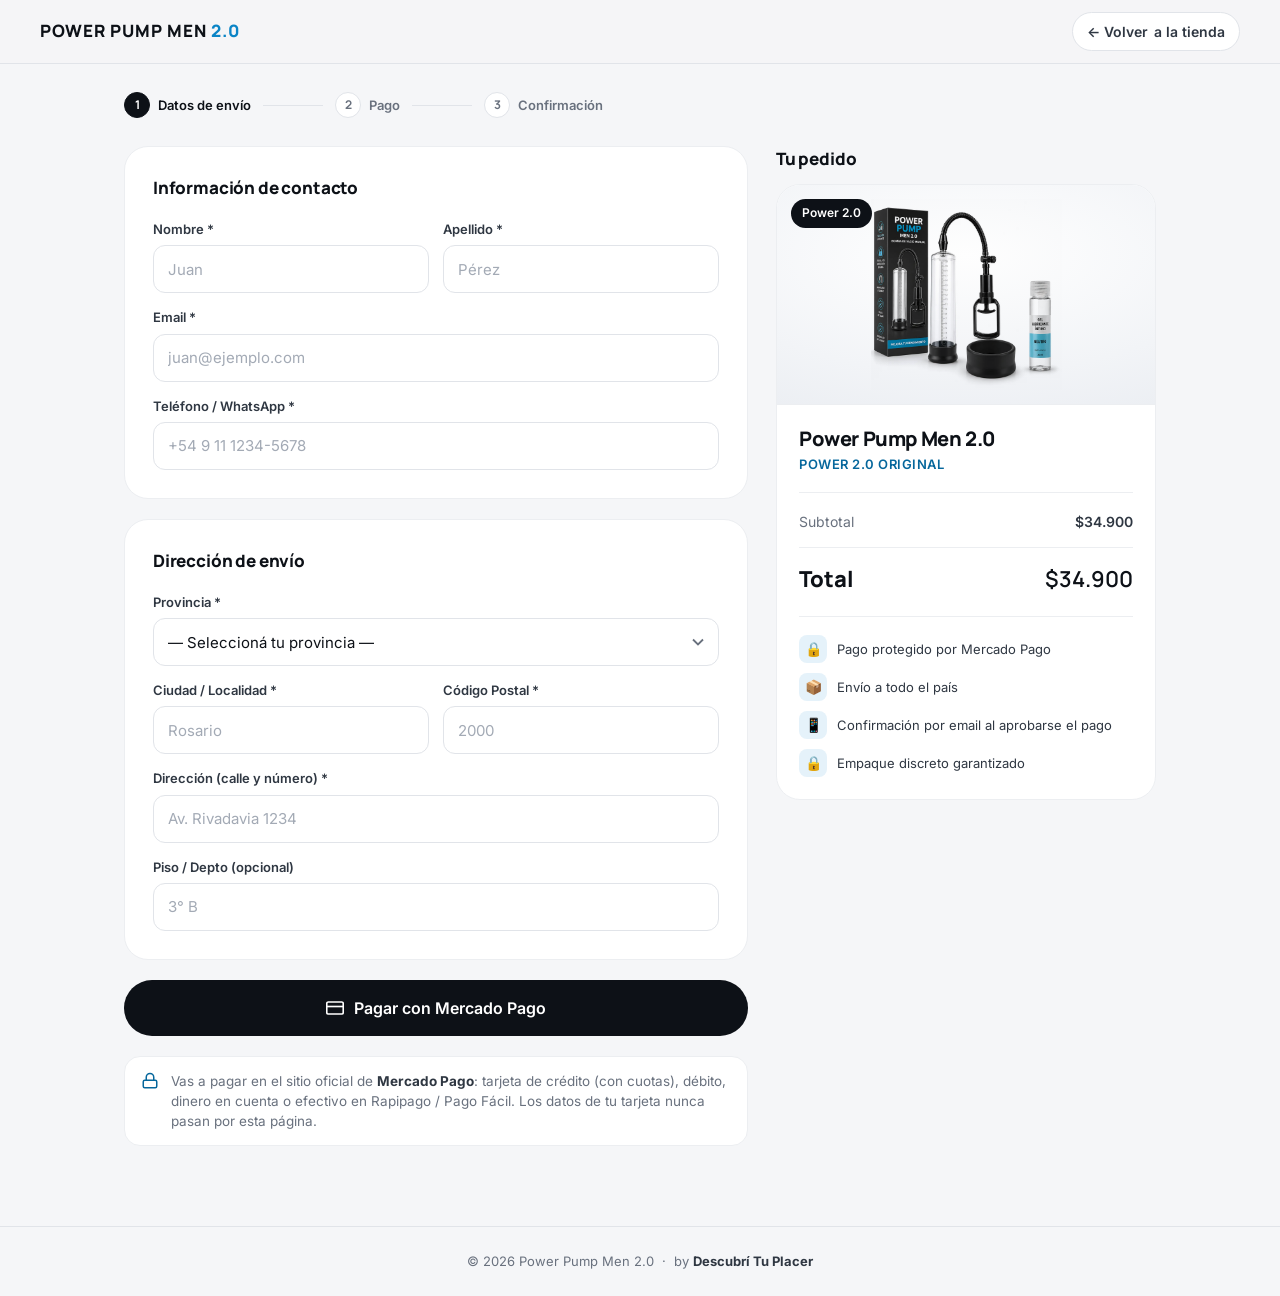
<file: checkout.html>
<!DOCTYPE html>
<html lang="es">
<head>
  <meta charset="UTF-8">
  <meta name="viewport" content="width=device-width, initial-scale=1.0">
  <title>Checkout — Power Pump Men 2.0</title>
  <link rel="preconnect" href="https://fonts.googleapis.com">
  <link href="https://fonts.googleapis.com/css2?family=Inter:wght@400;500;600;700&family=Manrope:wght@600;700;800&display=swap" rel="stylesheet">
  <style>
    :root {
      --bg: #F5F6F8;
      --surface: #FFFFFF;
      --ink: #0D1117;
      --ink-2: #2F3742;
      --muted: #69717E;
      --line: #E1E4E9;
      --line-2: #ECEEF1;
      --accent: #0A84C6;
      --accent-ink: #06679C;
      --accent-soft: #E5F2FA;
      --error: #C62828;
      --font-head: 'Manrope', system-ui, -apple-system, 'Segoe UI', sans-serif;
      --font-body: 'Inter', system-ui, -apple-system, 'Segoe UI', sans-serif;
    }

    *, *::before, *::after { box-sizing: border-box; margin: 0; padding: 0; }

    body {
      background: var(--bg);
      color: var(--ink);
      font-family: var(--font-body);
      font-size: 15px;
      line-height: 1.55;
      min-height: 100vh;
      -webkit-font-smoothing: antialiased;
    }
    :focus-visible { outline: 2px solid var(--accent); outline-offset: 3px; }

    /* ── NAV ── */
    .ck-nav {
      background: rgba(245, 246, 248, .9);
      border-bottom: 1px solid var(--line);
      padding: 0 40px;
      height: 64px;
      display: flex;
      align-items: center;
      justify-content: space-between;
    }
    .ck-nav .brand {
      font-family: var(--font-head);
      font-size: 17px;
      font-weight: 800;
      letter-spacing: .06em;
      text-transform: uppercase;
      color: var(--ink);
      text-decoration: none;
    }
    .ck-nav .brand span { color: var(--accent); }
    .ck-nav .back-link {
      font-size: 14px;
      font-weight: 600;
      color: var(--ink-2);
      text-decoration: none;
      display: flex;
      align-items: center;
      gap: 6px;
      padding: 8px 14px;
      border: 1px solid var(--line);
      border-radius: 999px;
      background: var(--surface);
      transition: border-color .2s;
    }
    .ck-nav .back-link:hover { border-color: #C9CED6; }

    /* ── STEPS INDICATOR ── */
    .ck-steps {
      max-width: 1080px;
      margin: 0 auto;
      padding: 28px 24px 0;
      display: flex;
      align-items: center;
    }
    .step-item {
      display: flex;
      align-items: center;
      gap: 8px;
      font-size: 13px;
      font-weight: 600;
      color: var(--muted);
      white-space: nowrap;
    }
    .step-item.active { color: var(--ink); }
    .step-item.done { color: var(--accent-ink); }
    .step-num {
      width: 26px; height: 26px;
      border-radius: 50%;
      background: var(--surface);
      border: 1px solid var(--line);
      display: flex; align-items: center; justify-content: center;
      font-family: var(--font-head);
      font-size: 12px; font-weight: 700;
    }
    .step-item.active .step-num { background: var(--ink); border-color: var(--ink); color: #fff; }
    .step-item.done .step-num { border-color: var(--accent); color: var(--accent); }
    .step-sep {
      flex: 1; max-width: 60px;
      height: 1px; background: var(--line);
      margin: 0 12px;
    }

    /* ── LAYOUT ── */
    .ck-wrap {
      max-width: 1080px;
      margin: 0 auto;
      padding: 28px 24px 80px;
      display: grid;
      grid-template-columns: 1fr 380px;
      gap: 28px;
      align-items: start;
    }
    @media (max-width: 820px) {
      .ck-wrap { grid-template-columns: 1fr; }
      .ck-wrap .ck-sidebar { order: -1; position: static; }
      .ck-nav { padding: 0 16px; }
      .ck-steps { padding: 20px 16px 0; }
      .ck-wrap { padding: 20px 16px 64px; }
    }
    @media (max-width: 520px) {
      .ck-nav .brand { font-size: 15px; white-space: nowrap; }
      .ck-nav .back-link { white-space: nowrap; padding: 7px 12px; font-size: 13px; }
      .hide-sm { display: none; }
      .step-item { font-size: 12px; gap: 6px; }
      .step-num { width: 22px; height: 22px; font-size: 11px; }
      .step-sep { min-width: 10px; margin: 0 8px; }
    }

    /* ── SECTION TITLES ── */
    .sec-label {
      font-family: var(--font-head);
      font-size: 17px;
      font-weight: 800;
      letter-spacing: -0.01em;
      color: var(--ink);
      margin-bottom: 18px;
    }

    /* ── PRODUCT SUMMARY CARD ── */
    .ck-sidebar { position: sticky; top: 24px; }
    .prod-card {
      background: var(--surface);
      border: 1px solid var(--line-2);
      border-radius: 24px;
      overflow: hidden;
    }
    .prod-card-img {
      width: 100%;
      height: 220px;
      overflow: hidden;
      background: radial-gradient(120% 90% at 50% 32%, #FFFFFF 0%, #F2F4F7 60%, #E9ECF1 100%);
      position: relative;
      border-bottom: 1px solid var(--line-2);
    }
    .prod-card-img img { width: 100%; height: 100%; object-fit: contain; padding: 14px; mix-blend-mode: multiply; }
    .prod-card-img .kit-badge {
      position: absolute;
      top: 14px; left: 14px;
      background: var(--ink);
      color: #fff;
      font-size: 12px; font-weight: 600;
      padding: 5px 11px;
      border-radius: 999px;
    }
    .prod-card-body { padding: 22px; }
    .prod-card-name {
      font-family: var(--font-head);
      font-size: 20px; font-weight: 800;
      letter-spacing: -0.02em;
      color: var(--ink);
      line-height: 1.15;
    }
    .prod-card-variant {
      font-size: 13px; font-weight: 600;
      letter-spacing: .04em; text-transform: uppercase;
      color: var(--accent-ink);
      margin-top: 4px;
    }
    .prod-card-divider { border: none; border-top: 1px solid var(--line-2); margin: 18px 0; }
    .price-row {
      display: flex;
      justify-content: space-between;
      align-items: center;
      margin-bottom: 8px;
      font-size: 14px;
      color: var(--muted);
    }
    .price-row.total {
      font-family: var(--font-head);
      font-size: 22px;
      font-weight: 800;
      color: var(--ink);
      margin-top: 14px;
      padding-top: 14px;
      border-top: 1px solid var(--line-2);
    }
    .price-row .val { color: var(--ink-2); font-weight: 600; }
    .price-row.total .val { color: var(--ink); }
    #shipping-line { display: none; }

    /* Security badges */
    .trust-badges {
      margin-top: 20px;
      padding-top: 18px;
      border-top: 1px solid var(--line-2);
      display: flex;
      flex-direction: column;
      gap: 10px;
    }
    .trust-badge { display: flex; align-items: center; gap: 10px; font-size: 13px; color: var(--ink-2); }
    .trust-badge .ico {
      width: 28px; height: 28px; border-radius: 8px; flex: none;
      display: grid; place-items: center;
      background: var(--accent-soft); font-size: 14px;
    }

    /* ── FORM PANEL ── */
    .ck-main { display: flex; flex-direction: column; gap: 20px; }
    .ck-panel {
      background: var(--surface);
      border: 1px solid var(--line-2);
      border-radius: 24px;
      padding: 28px;
    }
    @media (max-width: 500px) { .ck-panel { padding: 22px 18px; border-radius: 20px; } }

    .form-grid { display: grid; grid-template-columns: 1fr 1fr; gap: 14px; }
    .form-grid .full { grid-column: 1 / -1; }
    @media (max-width: 500px) {
      .form-grid { grid-template-columns: 1fr; }
      .form-grid .full { grid-column: 1; }
    }

    .field { display: flex; flex-direction: column; gap: 6px; }
    .field label { font-size: 13px; font-weight: 600; color: var(--ink-2); }
    .field input,
    .field select {
      background: var(--surface);
      border: 1px solid var(--line);
      border-radius: 12px;
      color: var(--ink);
      font-family: var(--font-body);
      font-size: 15px;
      height: 48px;
      padding: 0 14px;
      outline: none;
      transition: border-color .2s, box-shadow .2s;
      -webkit-appearance: none;
      appearance: none;
    }
    .field input::placeholder { color: #A3AAB5; }
    .field input:focus,
    .field select:focus {
      border-color: var(--accent);
      box-shadow: 0 0 0 4px rgba(10, 132, 198, .12);
    }
    .field select {
      background-image: url("data:image/svg+xml,%3Csvg xmlns='http://www.w3.org/2000/svg' width='12' height='8' viewBox='0 0 12 8'%3E%3Cpath fill='none' stroke='%2369717E' stroke-width='1.8' d='M1 1.5l5 5 5-5'/%3E%3C/svg%3E");
      background-repeat: no-repeat;
      background-position: right 14px center;
      padding-right: 38px;
      cursor: pointer;
    }
    .field select option { background: #fff; color: var(--ink); }

    /* Shipping cost display */
    .shipping-info {
      margin-top: 16px;
      padding: 14px 16px;
      background: var(--bg);
      border: 1px solid var(--line-2);
      border-radius: 14px;
      display: none;
    }
    .shipping-info.show { display: flex; align-items: center; justify-content: space-between; gap: 12px; }
    .ship-label { font-size: 13px; font-weight: 600; color: var(--ink-2); }
    .ship-amount { font-family: var(--font-head); font-size: 18px; font-weight: 800; color: var(--ink); }

    /* ── PAY BUTTON ── */
    .btn-pay {
      width: 100%;
      height: 56px;
      padding: 0 28px;
      background: var(--ink);
      border: none;
      border-radius: 999px;
      color: #fff;
      font-family: var(--font-body);
      font-size: 16px;
      font-weight: 600;
      cursor: pointer;
      transition: background .2s, transform .15s, box-shadow .2s;
      display: flex;
      align-items: center;
      justify-content: center;
      gap: 10px;
    }
    .btn-pay:hover { background: #262D38; transform: translateY(-1px); box-shadow: 0 10px 24px rgba(13, 17, 23, .18); }
    .btn-pay:active { transform: scale(0.99); }
    .btn-pay:disabled { background: #8A919C; cursor: not-allowed; transform: none; box-shadow: none; }

    /* ── SUCCESS STATE ── */
    #success-overlay {
      display: none;
      position: fixed;
      inset: 0;
      background: rgba(13, 17, 23, .55);
      -webkit-backdrop-filter: blur(4px);
      backdrop-filter: blur(4px);
      z-index: 999;
      align-items: center;
      justify-content: center;
      padding: 16px;
    }
    #success-overlay.show { display: flex; }
    .success-box {
      background: var(--surface);
      border-radius: 28px;
      padding: 48px 40px;
      max-width: 480px;
      text-align: center;
      box-shadow: 0 30px 80px rgba(13, 17, 23, .3);
    }
    .success-icon { font-size: 52px; margin-bottom: 16px; display: block; }
    .success-box h2 {
      font-family: var(--font-head);
      font-size: 30px; font-weight: 800;
      letter-spacing: -0.02em;
      color: var(--ink);
      margin-bottom: 10px;
    }
    .success-box p { color: var(--muted); font-size: 15px; line-height: 1.65; margin-bottom: 26px; }
    .success-box .mp-btn {
      display: inline-flex;
      align-items: center;
      height: 52px;
      background: #009EE3;
      color: #fff;
      font-size: 15px; font-weight: 600;
      text-decoration: none;
      padding: 0 30px;
      border-radius: 999px;
      transition: background .2s;
    }
    .success-box .mp-btn:hover { background: #0086C3; }

    .spinner {
      display: block; width: 40px; height: 40px; margin: 0 auto 18px; border-radius: 50%;
      border: 3px solid var(--line); border-top-color: #009EE3;
      animation: ck-spin .8s linear infinite;
    }
    @keyframes ck-spin { to { transform: rotate(360deg); } }

    /* ── AVISOS DE PAGO ── */
    .hp { position: absolute; left: -9999px; width: 1px; height: 1px; overflow: hidden; }
    .form-alert {
      background: #FDECEC; color: #8E1B1B; border: 1px solid #F5C2C2;
      border-radius: 14px; padding: 14px 16px; font-size: 14px; font-weight: 500;
    }
    .pay-note {
      display: flex; gap: 12px; align-items: flex-start;
      background: var(--surface); border: 1px solid var(--line-2); border-radius: 16px;
      padding: 14px 16px; color: var(--muted); font-size: 13.5px; line-height: 1.5;
    }
    .pay-note svg { flex: none; color: var(--accent-ink); margin-top: 1px; }
    .pay-note strong { color: var(--ink-2); }

    /* ── FOOTER ── */
    .ck-footer {
      border-top: 1px solid var(--line);
      padding: 24px 40px;
      text-align: center;
      font-size: 13px;
      color: var(--muted);
    }
    .ck-footer strong { color: var(--ink-2) !important; }
    .ck-footer a { color: var(--muted); text-decoration: none; }

    /* ── VALIDATION ── */
    .field input.invalid,
    .field select.invalid { border-color: var(--error) !important; }
    .field-error { font-size: 12px; color: var(--error); display: none; }
    .field-error.show { display: block; }
  </style>
</head>
<body>

<!-- NAV -->
<nav class="ck-nav">
  <a href="index.html" class="brand">Power Pump Men <span>2.0</span></a>
  <a href="index.html" class="back-link">&#8592; Volver<span class="hide-sm">a la tienda</span></a>
</nav>

<!-- STEPS -->
<div class="ck-steps">
  <div class="step-item active">
    <div class="step-num">1</div>
    Datos de envío
  </div>
  <div class="step-sep"></div>
  <div class="step-item" id="step2">
    <div class="step-num">2</div>
    Pago
  </div>
  <div class="step-sep"></div>
  <div class="step-item" id="step3">
    <div class="step-num">3</div>
    Confirmación
  </div>
</div>

<!-- MAIN LAYOUT -->
<div class="ck-wrap">

  <!-- LEFT: FORM -->
  <div class="ck-main">

    <!-- CONTACT -->
    <div class="ck-panel">
      <div class="sec-label">Información de contacto</div>
      <form id="ck-form" novalidate>
        <!-- Campo trampa para bots: las personas no lo ven -->
        <div class="hp" aria-hidden="true">
          <label for="f-website">No completar</label>
          <input type="text" id="f-website" name="website" tabindex="-1" autocomplete="off">
        </div>

        <div class="form-grid">
          <div class="field">
            <label for="f-nombre">Nombre *</label>
            <input type="text" id="f-nombre" name="Nombre" placeholder="Juan" autocomplete="given-name" required>
            <span class="field-error" id="err-nombre">Ingresá tu nombre</span>
          </div>
          <div class="field">
            <label for="f-apellido">Apellido *</label>
            <input type="text" id="f-apellido" name="Apellido" placeholder="Pérez" autocomplete="family-name" required>
            <span class="field-error" id="err-apellido">Ingresá tu apellido</span>
          </div>
          <div class="field full">
            <label for="f-email">Email *</label>
            <input type="email" id="f-email" name="email" placeholder="juan@ejemplo.com" autocomplete="email" required>
            <span class="field-error" id="err-email">Ingresá un email válido</span>
          </div>
          <div class="field full">
            <label for="f-tel">Teléfono / WhatsApp *</label>
            <input type="tel" id="f-tel" name="Telefono" placeholder="+54 9 11 1234-5678" autocomplete="tel" required>
            <span class="field-error" id="err-tel">Ingresá tu teléfono</span>
          </div>
        </div>
      </form>
    </div>

    <!-- SHIPPING -->
    <div class="ck-panel">
      <div class="sec-label">Dirección de envío</div>
      <div class="form-grid">
        <div class="field full">
          <label for="f-provincia">Provincia *</label>
          <select id="f-provincia" name="Provincia" required form="ck-form">
            <option value="">— Seleccioná tu provincia —</option>
            <option value="CABA" data-cost="2500">Ciudad de Buenos Aires (CABA)</option>
            <option value="GBA" data-cost="3000">Gran Buenos Aires (GBA)</option>
            <option value="Buenos Aires Interior" data-cost="3800">Buenos Aires (interior)</option>
            <option value="Córdoba" data-cost="4000">Córdoba</option>
            <option value="Santa Fe" data-cost="4000">Santa Fe</option>
            <option value="Entre Ríos" data-cost="4200">Entre Ríos</option>
            <option value="Mendoza" data-cost="4500">Mendoza</option>
            <option value="San Luis" data-cost="4500">San Luis</option>
            <option value="La Pampa" data-cost="4500">La Pampa</option>
            <option value="Misiones" data-cost="4800">Misiones</option>
            <option value="Corrientes" data-cost="4800">Corrientes</option>
            <option value="Chaco" data-cost="4800">Chaco</option>
            <option value="Formosa" data-cost="4800">Formosa</option>
            <option value="Tucumán" data-cost="4800">Tucumán</option>
            <option value="Salta" data-cost="5000">Salta</option>
            <option value="Jujuy" data-cost="5000">Jujuy</option>
            <option value="Santiago del Estero" data-cost="5000">Santiago del Estero</option>
            <option value="Catamarca" data-cost="5200">Catamarca</option>
            <option value="La Rioja" data-cost="5200">La Rioja</option>
            <option value="San Juan" data-cost="5200">San Juan</option>
            <option value="Neuquén" data-cost="5500">Neuquén</option>
            <option value="Río Negro" data-cost="5500">Río Negro</option>
            <option value="Chubut" data-cost="6000">Chubut</option>
            <option value="Santa Cruz" data-cost="6500">Santa Cruz</option>
            <option value="Tierra del Fuego" data-cost="7000">Tierra del Fuego</option>
          </select>
          <span class="field-error" id="err-provincia">Seleccioná tu provincia</span>
        </div>

        <div class="field">
          <label for="f-ciudad">Ciudad / Localidad *</label>
          <input type="text" id="f-ciudad" name="Ciudad" placeholder="Rosario" required form="ck-form">
          <span class="field-error" id="err-ciudad">Ingresá tu ciudad</span>
        </div>
        <div class="field">
          <label for="f-cp">Código Postal *</label>
          <input type="text" id="f-cp" name="Codigo_postal" placeholder="2000" required form="ck-form">
          <span class="field-error" id="err-cp">Ingresá tu CP</span>
        </div>
        <div class="field full">
          <label for="f-dir">Dirección (calle y número) *</label>
          <input type="text" id="f-dir" name="Direccion" placeholder="Av. Rivadavia 1234" required form="ck-form">
          <span class="field-error" id="err-dir">Ingresá tu dirección</span>
        </div>
        <div class="field full">
          <label for="f-piso">Piso / Depto (opcional)</label>
          <input type="text" id="f-piso" name="Piso_depto" placeholder="3° B" form="ck-form">
        </div>
      </div>

      <div class="shipping-info" id="shipping-info">
        <div>
          <div class="ship-label">Costo de envío estimado</div>
          <div style="font-size:11px;color:#555;margin-top:2px;">Andreani / Correo Argentino</div>
        </div>
        <div class="ship-amount" id="shipping-display">$0</div>
      </div>
    </div>

    <!-- SUBMIT BUTTON -->
    <button type="submit" class="btn-pay" id="btn-pay" form="ck-form">
      <svg width="18" height="18" viewBox="0 0 24 24" fill="none" stroke="currentColor" stroke-width="2.2"><rect x="1" y="4" width="22" height="16" rx="2"/><line x1="1" y1="10" x2="23" y2="10"/></svg>
      Pagar con Mercado Pago
    </button>

    <div class="form-alert" id="form-alert" role="alert" hidden></div>

    <div class="pay-note">
      <svg width="18" height="18" viewBox="0 0 24 24" fill="none" stroke="currentColor" stroke-width="2" stroke-linecap="round" stroke-linejoin="round" aria-hidden="true"><rect x="3" y="11" width="18" height="10" rx="2"/><path d="M7 11V7a5 5 0 0 1 10 0v4"/></svg>
      <p>Vas a pagar en el sitio oficial de <strong>Mercado Pago</strong>: tarjeta de crédito (con cuotas), débito, dinero en cuenta o efectivo en Rapipago / Pago Fácil. Los datos de tu tarjeta nunca pasan por esta página.</p>
    </div>

  </div><!-- /ck-main -->

  <!-- RIGHT: PRODUCT SUMMARY -->
  <div class="ck-sidebar">
    <div class="sec-label" style="margin-bottom:12px;">Tu pedido</div>
    <div class="prod-card">
      <div class="prod-card-img">
        <img src="" alt="Power Pump Men 2.0" id="prod-img">
        <div class="kit-badge" id="prod-badge">KIT</div>
      </div>
      <div class="prod-card-body">
        <div class="prod-card-name">Power Pump Men 2.0</div>
        <div class="prod-card-variant" id="prod-variant">—</div>
        <hr class="prod-card-divider">
        <div class="price-row">
          <span>Subtotal</span>
          <span class="val" id="sum-sub">$0</span>
        </div>
        <div class="price-row" id="shipping-line">
          <span>Envío</span>
          <span class="val" id="sum-ship">$0</span>
        </div>
        <div class="price-row total">
          <span>Total</span>
          <span class="val" id="sum-total">$0</span>
        </div>

        <div class="trust-badges">
          <div class="trust-badge">
            <span class="ico">&#128274;</span>
            <span>Pago protegido por Mercado Pago</span>
          </div>
          <div class="trust-badge">
            <span class="ico">&#128230;</span>
            <span>Envío a todo el país</span>
          </div>
          <div class="trust-badge">
            <span class="ico">&#128241;</span>
            <span>Confirmación por email al aprobarse el pago</span>
          </div>
          <div class="trust-badge">
            <span class="ico">&#128274;</span>
            <span>Empaque discreto garantizado</span>
          </div>
        </div>
      </div>
    </div>
  </div><!-- /ck-sidebar -->

</div><!-- /ck-wrap -->

<!-- REDIRECCIÓN A MERCADO PAGO -->
<div id="success-overlay" role="status" aria-live="polite">
  <div class="success-box">
    <span class="spinner" aria-hidden="true"></span>
    <h2>Te llevamos a Mercado Pago…</h2>
    <p>Tu pedido <strong id="order-ref">—</strong> quedó registrado. Completá el pago en Mercado Pago y vas a volver a esta tienda automáticamente.</p>
    <a href="#" class="mp-btn" id="mp-pay-link">Ir a Mercado Pago &#8594;</a>
  </div>
</div>

<!-- FOOTER -->
<footer class="ck-footer">
  &copy; 2026 Power Pump Men 2.0 &nbsp;·&nbsp; by <strong style="color:#888;">Descubrí Tu Placer</strong>
</footer>

<script>
(function(){
  /* ──────────────────────────────────
     CONFIGURACIÓN
     apiUrl: servidor de pagos en Railway (proyecto "power-pump-pagos").
     El Access Token de Mercado Pago y el email de pedidos viven
     en ese servidor, nunca en esta página.
  ─────────────────────────────────── */
  var CFG = {
    apiUrl: 'https://pagos-production-3dca.up.railway.app'
  };

  /* ──────────────────────────────────
     PRODUCTOS (solo para mostrar; el precio real lo calcula el servidor)
  ─────────────────────────────────── */
  var PRODS = {
    starter: { name: 'POWER PUMP MEN 2.0', variant: 'KIT STARTER',        badge: 'Kit Starter',  price: 24900, img: 'img/kit-starter-2.webp' },
    power:   { name: 'POWER PUMP MEN 2.0', variant: 'POWER 2.0 ORIGINAL', badge: 'Power 2.0',    price: 34900, img: 'img/kit-power-2.webp' },
    elite:   { name: 'POWER PUMP MEN 2.0', variant: 'ELITE BUNDLE',       badge: 'Elite Bundle', price: 54900, img: 'img/kit-elite-2.webp' }
  };

  function $(id) { return document.getElementById(id); }
  function fmt(n) { return '$' + n.toLocaleString('es-AR'); }

  var p = new URLSearchParams(window.location.search);
  var kitParam = (p.get('kit') || '').toLowerCase();
  var kitId = PRODS[kitParam] ? kitParam : 'power';
  var prod = PRODS[kitId];
  var shippingCost = 0;

  /* Resumen del pedido */
  $('prod-img').src = prod.img;
  $('prod-img').alt = prod.variant;
  $('prod-badge').textContent = prod.badge;
  $('prod-variant').textContent = prod.variant;
  $('sum-sub').textContent = fmt(prod.price);
  $('sum-total').textContent = fmt(prod.price);

  /* Provincia → costo de envío */
  var selProv = $('f-provincia');
  selProv.addEventListener('change', function () {
    var opt = selProv.options[selProv.selectedIndex];
    shippingCost = parseInt(opt.getAttribute('data-cost') || '0', 10);
    var has = shippingCost > 0;
    $('shipping-info').classList.toggle('show', has);
    $('shipping-line').style.display = has ? 'flex' : 'none';
    if (has) {
      $('shipping-display').textContent = fmt(shippingCost);
      $('sum-ship').textContent = fmt(shippingCost);
    }
    $('sum-total').textContent = fmt(prod.price + shippingCost);
  });

  /* Validación */
  var RULES = {
    'f-nombre':    ['err-nombre',    function (v) { return v.length > 0; }],
    'f-apellido':  ['err-apellido',  function (v) { return v.length > 0; }],
    'f-email':     ['err-email',     function (v) { return /^[^\s@]+@[^\s@]+\.[^\s@]{2,}$/.test(v); }],
    'f-tel':       ['err-tel',       function (v) { return /^[0-9+()\-\s]{8,30}$/.test(v); }],
    'f-provincia': ['err-provincia', function (v) { return v.length > 0; }],
    'f-ciudad':    ['err-ciudad',    function (v) { return v.length > 0; }],
    'f-cp':        ['err-cp',        function (v) { return /^[A-Za-z0-9]{3,10}$/.test(v); }],
    'f-dir':       ['err-dir',       function (v) { return v.length > 0; }]
  };
  var SERVER_FIELDS = { nombre: 'f-nombre', apellido: 'f-apellido', email: 'f-email', telefono: 'f-tel', provincia: 'f-provincia', ciudad: 'f-ciudad', cp: 'f-cp', direccion: 'f-dir' };

  function markField(id, ok) {
    $(id).classList.toggle('invalid', !ok);
    $(RULES[id][0]).classList.toggle('show', !ok);
  }
  function validateAll() {
    var ok = true;
    Object.keys(RULES).forEach(function (id) {
      var good = RULES[id][1]($(id).value.trim());
      markField(id, good);
      ok = ok && good;
    });
    return ok;
  }
  Object.keys(RULES).forEach(function (id) {
    $(id).addEventListener('blur', function () { if ($(id).value.trim()) markField(id, RULES[id][1]($(id).value.trim())); });
  });

  function showAlert(msg) {
    var a = $('form-alert');
    a.textContent = msg;
    a.hidden = !msg;
    if (msg) a.scrollIntoView({ behavior: 'smooth', block: 'center' });
  }

  /* Envío → servidor de pagos → Mercado Pago */
  var form = $('ck-form');
  var btnPay = $('btn-pay');
  var btnHtml = btnPay.innerHTML;
  var busy = false;

  function resetButton() {
    busy = false;
    btnPay.disabled = false;
    btnPay.innerHTML = btnHtml;
  }

  form.addEventListener('submit', function (e) {
    e.preventDefault();
    if (busy) return;
    showAlert('');
    if (!validateAll()) {
      var first = document.querySelector('.invalid');
      if (first) first.scrollIntoView({ behavior: 'smooth', block: 'center' });
      return;
    }

    busy = true;
    btnPay.disabled = true;
    btnPay.textContent = 'Preparando el pago…';

    var data = {
      kit: kitId,
      nombre: $('f-nombre').value.trim(),
      apellido: $('f-apellido').value.trim(),
      email: $('f-email').value.trim(),
      telefono: $('f-tel').value.trim(),
      provincia: selProv.value,
      ciudad: $('f-ciudad').value.trim(),
      cp: $('f-cp').value.trim(),
      direccion: $('f-dir').value.trim(),
      piso: $('f-piso').value.trim(),
      website: $('f-website').value
    };

    var ctrl = 'AbortController' in window ? new AbortController() : null;
    var timer = setTimeout(function () { if (ctrl) ctrl.abort(); }, 20000);

    fetch(CFG.apiUrl + '/api/checkout', {
      method: 'POST',
      headers: { 'Content-Type': 'application/json' },
      body: JSON.stringify(data),
      signal: ctrl ? ctrl.signal : undefined
    })
    .then(function (r) {
      return r.json().catch(function () { return {}; }).then(function (j) { return { ok: r.ok, body: j || {} }; });
    })
    .then(function (res) {
      clearTimeout(timer);
      var url = res.body.url;
      if (!res.ok || !url || url.indexOf('https://') !== 0) {
        (res.body.fields || []).forEach(function (f) { if (SERVER_FIELDS[f]) markField(SERVER_FIELDS[f], false); });
        throw new Error(res.body.error || 'No pudimos iniciar el pago.');
      }
      $('order-ref').textContent = res.body.ref || '—';
      $('mp-pay-link').href = url;
      $('success-overlay').classList.add('show');
      $('step2').classList.add('active');
      window.location.href = url;
    })
    .catch(function (err) {
      clearTimeout(timer);
      resetButton();
      var msg;
      if (err && err.name === 'AbortError') msg = 'El servidor de pagos tardó demasiado en responder. Probá de nuevo en unos segundos.';
      else if (err && err.message && err.message !== 'Failed to fetch' && err.message.indexOf('NetworkError') === -1) msg = err.message;
      else msg = 'No pudimos conectar con el servidor de pagos. Revisá tu conexión y probá de nuevo.';
      showAlert(msg);
    });
  });

  /* Si el cliente vuelve atrás desde Mercado Pago, reactivar el botón */
  window.addEventListener('pageshow', function (e) {
    if (e.persisted) {
      resetButton();
      $('success-overlay').classList.remove('show');
    }
  });
})();
</script>
</body>
</html>
</file>
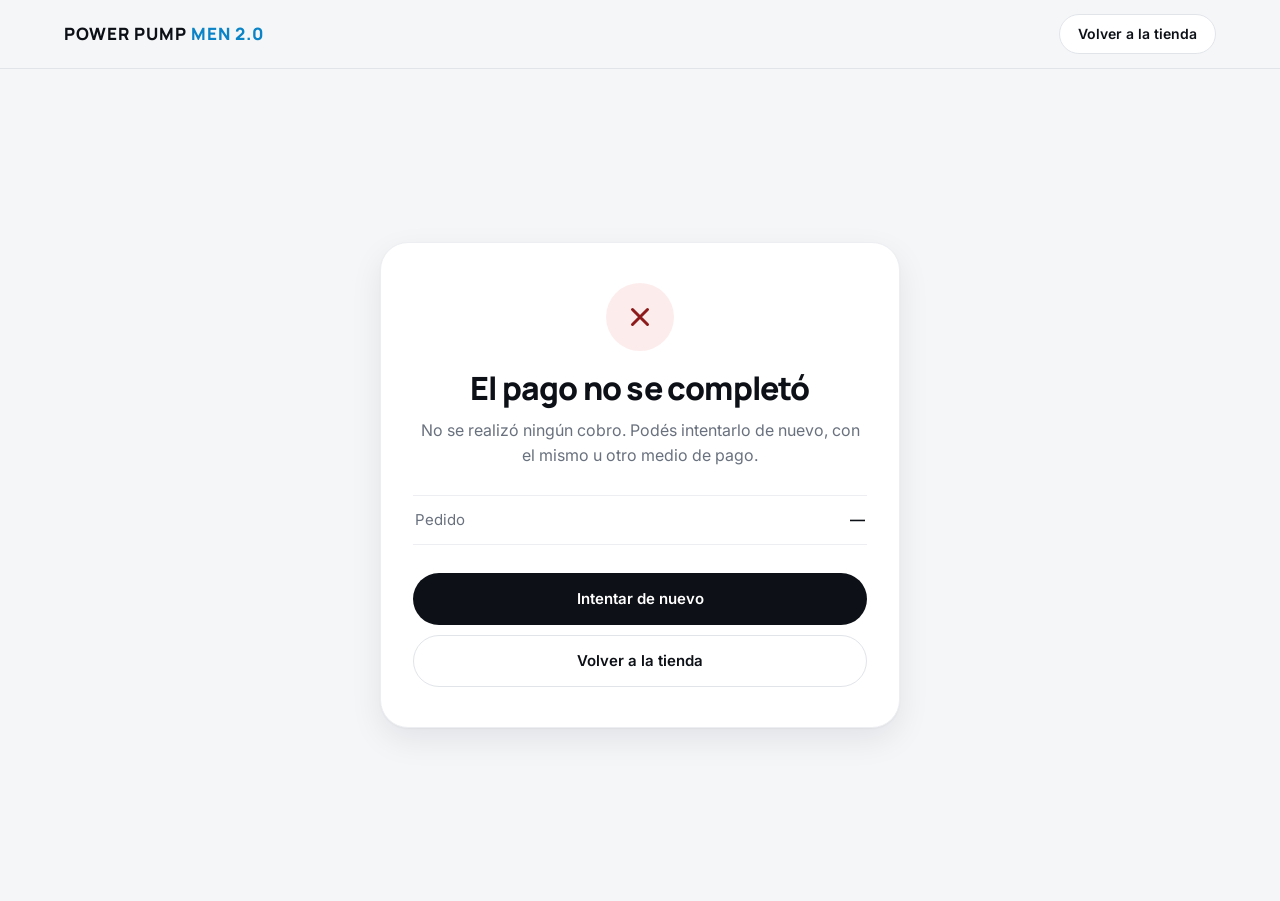
<file: pago.html>
<!DOCTYPE html>
<html lang="es">
<head>
<meta charset="UTF-8">
<meta name="viewport" content="width=device-width, initial-scale=1.0">
<meta name="robots" content="noindex">
<title>Estado del pago — Power Pump Men 2.0</title>
<link rel="preconnect" href="https://fonts.googleapis.com">
<link rel="preconnect" href="https://fonts.gstatic.com" crossorigin>
<link href="https://fonts.googleapis.com/css2?family=Inter:wght@400;500;600;700&family=Manrope:wght@600;700;800&display=swap" rel="stylesheet">
<link rel="stylesheet" href="css/styles.css">
<style>
  .result { min-height: calc(100vh - var(--header-h)); display: grid; place-items: center; padding: 48px 16px; }
  .result-card {
    width: 100%; max-width: 520px; text-align: center;
    background: var(--surface); border: 1px solid var(--line-2); border-radius: 28px;
    padding: 40px 32px; box-shadow: var(--shadow);
  }
  .result-ico {
    width: 68px; height: 68px; border-radius: 50%; margin: 0 auto 20px;
    display: grid; place-items: center; background: var(--accent-soft); color: var(--accent-ink);
  }
  .result-ico .ring { width: 30px; height: 30px; border-radius: 50%; border: 3px solid rgba(6, 103, 156, .2); border-top-color: var(--accent-ink); animation: spin .8s linear infinite; }
  .is-ok .result-ico { background: #E6F6EC; color: #11733F; }
  .is-wait .result-ico { background: #FFF4E0; color: #A15C00; }
  .is-fail .result-ico { background: #FDECEC; color: #8E1B1B; }
  .result-card h1 { font-size: clamp(26px, 5vw, 32px); font-weight: 800; }
  .result-card p { color: var(--muted); margin-top: 12px; }
  .result-data { display: grid; gap: 0; margin: 26px 0 0; text-align: left; border-top: 1px solid var(--line-2); }
  .result-data div { display: flex; justify-content: space-between; gap: 16px; padding: 12px 2px; border-bottom: 1px solid var(--line-2); font-size: 15px; }
  .result-data div[hidden] { display: none; }
  .result-data dt { color: var(--muted); }
  .result-data dd { margin: 0; font-weight: 600; text-align: right; }
  .result-actions { display: flex; flex-direction: column; gap: 10px; margin-top: 28px; }
  .result-note { font-size: 13px; margin-top: 18px !important; }
</style>
</head>
<body>

<header class="header is-scrolled">
  <div class="container header-inner">
    <a href="index.html" class="logo" aria-label="Power Pump Men 2.0 — inicio">POWER PUMP <span>MEN 2.0</span></a>
    <a href="index.html" class="btn btn-ghost btn-sm">Volver a la tienda</a>
  </div>
</header>

<main class="result">
  <div class="result-card" id="card" role="status" aria-live="polite">
    <div class="result-ico" id="ico"><span class="ring" aria-hidden="true"></span></div>
    <h1 id="title">Verificando tu pago…</h1>
    <p id="text">Estamos confirmando el estado con Mercado Pago.</p>
    <dl class="result-data" id="data" hidden>
      <div><dt>Pedido</dt><dd id="d-ref">—</dd></div>
      <div id="row-kit" hidden><dt>Producto</dt><dd id="d-kit">—</dd></div>
      <div id="row-total" hidden><dt>Total</dt><dd id="d-total">—</dd></div>
    </dl>
    <div class="result-actions" id="actions"></div>
    <p class="result-note muted" id="note" hidden></p>
  </div>
</main>

<script>
(function () {
  /* Mismo servidor de pagos que checkout.html */
  var API = 'https://pagos-production-3dca.up.railway.app';

  var ICONS = {
    ok: '<svg width="30" height="30" viewBox="0 0 24 24" fill="none" stroke="currentColor" stroke-width="2.4" stroke-linecap="round" stroke-linejoin="round" aria-hidden="true"><path d="M5 12.5l4.5 4.5L19 7.5"/></svg>',
    wait: '<svg width="30" height="30" viewBox="0 0 24 24" fill="none" stroke="currentColor" stroke-width="2.2" stroke-linecap="round" stroke-linejoin="round" aria-hidden="true"><circle cx="12" cy="12" r="9"/><path d="M12 7v5l3 2"/></svg>',
    fail: '<svg width="30" height="30" viewBox="0 0 24 24" fill="none" stroke="currentColor" stroke-width="2.4" stroke-linecap="round" aria-hidden="true"><path d="M18 6 6 18M6 6l12 12"/></svg>'
  };

  function $(id) { return document.getElementById(id); }
  function fmt(n) { return '$' + Number(n).toLocaleString('es-AR', { maximumFractionDigits: 2 }); }

  var q = new URLSearchParams(location.search);
  var paymentId = q.get('payment_id') || q.get('collection_id') || '';
  var ref = q.get('external_reference') || '';
  var urlStatus = q.get('collection_status') || q.get('status') || '';
  if (paymentId === 'null') paymentId = '';

  function button(href, label, dark) {
    return '<a class="btn ' + (dark ? 'btn-dark' : 'btn-ghost') + ' btn-block" href="' + href + '">' + label + '</a>';
  }

  function render(state, info, verified) {
    var card = $('card');
    card.className = 'result-card is-' + state;
    $('ico').innerHTML = ICONS[state];
    var kit = info.kit || 'power';

    if (state === 'ok') {
      $('title').textContent = '¡Pago aprobado!';
      $('text').textContent = 'Gracias por tu compra. Te enviamos la confirmación por email y despachamos tu pedido en un embalaje 100% discreto.';
      $('actions').innerHTML = button('index.html', 'Volver a la tienda', true);
    } else if (state === 'wait') {
      $('title').textContent = 'Pago pendiente';
      $('text').textContent = info.payment_type === 'ticket'
        ? 'Cuando pagues en Rapipago o Pago Fácil, Mercado Pago nos avisa y despachamos tu pedido. Te llega un email cuando se acredite.'
        : 'Mercado Pago está procesando el pago. Te avisamos por email apenas se apruebe; no hace falta que pagues de nuevo.';
      $('actions').innerHTML = button('index.html', 'Volver a la tienda', true);
    } else {
      $('title').textContent = 'El pago no se completó';
      $('text').textContent = 'No se realizó ningún cobro. Podés intentarlo de nuevo, con el mismo u otro medio de pago.';
      $('actions').innerHTML = button('checkout.html?kit=' + encodeURIComponent(kit), 'Intentar de nuevo', true) + button('index.html', 'Volver a la tienda', false);
    }

    if (ref) {
      $('data').hidden = false;
      $('d-ref').textContent = ref;
      if (info.kit_name) { $('row-kit').hidden = false; $('d-kit').textContent = info.kit_name; }
      if (info.total) { $('row-total').hidden = false; $('d-total').textContent = fmt(info.total); }
    }
    if (!verified && state !== 'fail') {
      $('note').hidden = false;
      $('note').textContent = 'Todavía no pudimos confirmarlo con Mercado Pago. Si el pago se aprobó, te llega el email de confirmación en unos minutos.';
    }
  }

  function stateOf(status) {
    if (status === 'approved') return 'ok';
    if (status === 'pending' || status === 'in_process' || status === 'authorized' || status === 'in_mediation') return 'wait';
    return 'fail';
  }

  /* Sin verificación del servidor nunca se muestra "aprobado": como mucho "pendiente". */
  function unverified(status) { var s = stateOf(status); return s === 'ok' ? 'wait' : s; }

  if (!paymentId || !ref) {
    render(unverified(urlStatus), {}, false);
    return;
  }

  fetch(API + '/api/payment-status?payment_id=' + encodeURIComponent(paymentId) + '&ref=' + encodeURIComponent(ref))
    .then(function (r) { return r.json().then(function (j) { if (!r.ok) throw new Error(j.error || 'error'); return j; }); })
    .then(function (info) { render(stateOf(info.status), info, true); })
    .catch(function () { render(unverified(urlStatus), {}, false); });
})();
</script>
</body>
</html>
</file>
<file: css/styles.css>
/* =====================================================================
   Power Pump Men 2.0 — estilos
   ===================================================================== */
:root {
  --bg: #F5F6F8;
  --bg-alt: #ECEEF2;
  --surface: #FFFFFF;
  --ink: #0D1117;
  --ink-2: #2F3742;
  --muted: #69717E;
  --line: #E1E4E9;
  --line-2: #ECEEF1;
  --accent: #0A84C6;
  --accent-ink: #06679C;
  --accent-soft: #E5F2FA;
  --ok-bg: #E6F6EC;
  --ok-ink: #11733F;
  --star: #F2A20C;
  --studio: radial-gradient(120% 90% at 50% 32%, #FFFFFF 0%, #F2F4F7 55%, #E7EAEF 100%);
  --shadow-sm: 0 1px 2px rgba(13, 17, 23, .05), 0 4px 12px rgba(13, 17, 23, .04);
  --shadow: 0 1px 2px rgba(13, 17, 23, .04), 0 12px 32px rgba(13, 17, 23, .08);
  --font-head: 'Manrope', system-ui, -apple-system, 'Segoe UI', sans-serif;
  --font-body: 'Inter', system-ui, -apple-system, 'Segoe UI', sans-serif;
  --header-h: 68px;
}

*, *::before, *::after { box-sizing: border-box; }
html { scroll-behavior: smooth; scroll-padding-top: calc(var(--header-h) + 12px); -webkit-text-size-adjust: 100%; }
body {
  margin: 0;
  background: var(--bg);
  color: var(--ink);
  font: 16px/1.6 var(--font-body);
  -webkit-font-smoothing: antialiased;
  overflow-x: hidden;
}
img { max-width: 100%; display: block; }
a { color: inherit; text-decoration: none; }
button { font: inherit; color: inherit; }
h1, h2, h3 { font-family: var(--font-head); line-height: 1.08; letter-spacing: -0.025em; margin: 0; }
p { margin: 0; }
ul, ol { margin: 0; padding: 0; }
:focus-visible { outline: 2px solid var(--accent); outline-offset: 3px; border-radius: 6px; }
.muted { color: var(--muted); }

.container { width: 100%; max-width: 1200px; margin: 0 auto; padding: 0 24px; }

.skip {
  position: absolute; left: 16px; top: -60px; z-index: 100;
  background: var(--ink); color: #fff; padding: 10px 16px; border-radius: 10px;
}
.skip:focus { top: 12px; }

/* ─── Botones ─── */
.btn {
  display: inline-flex; align-items: center; justify-content: center; gap: 10px;
  height: 52px; padding: 0 26px; border-radius: 999px;
  font-weight: 600; font-size: 15px; line-height: 1;
  border: 1px solid transparent; cursor: pointer; white-space: nowrap;
  transition: transform .15s ease, background-color .2s, box-shadow .2s, border-color .2s, color .2s;
}
.btn:active { transform: translateY(0) scale(.99); }
.btn-dark { background: var(--ink); color: #fff; }
.btn-dark:hover { background: #262D38; transform: translateY(-1px); box-shadow: 0 10px 24px rgba(13, 17, 23, .18); }
.btn-ghost { background: var(--surface); border-color: var(--line); color: var(--ink); }
.btn-ghost:hover { border-color: #C9CED6; transform: translateY(-1px); box-shadow: var(--shadow-sm); }
.btn-light { background: #fff; color: var(--ink); }
.btn-light:hover { transform: translateY(-1px); box-shadow: 0 10px 28px rgba(0, 0, 0, .25); }
.btn-sm { height: 40px; padding: 0 18px; font-size: 14px; }
.btn-block { width: 100%; }

.eyebrow {
  display: inline-flex; align-items: center; gap: 8px;
  font-size: 13px; font-weight: 600; letter-spacing: .01em;
  color: var(--accent-ink); background: var(--accent-soft);
  padding: 6px 12px; border-radius: 999px;
}
.eyebrow--dark { color: #9ED6F5; background: rgba(255, 255, 255, .08); }
.pulse {
  width: 7px; height: 7px; border-radius: 50%; background: var(--accent);
  box-shadow: 0 0 0 0 rgba(10, 132, 198, .45);
  animation: pulse 2.2s infinite;
}
@keyframes pulse {
  0% { box-shadow: 0 0 0 0 rgba(10, 132, 198, .45); }
  70% { box-shadow: 0 0 0 9px rgba(10, 132, 198, 0); }
  100% { box-shadow: 0 0 0 0 rgba(10, 132, 198, 0); }
}

/* ─── Barra superior y header ─── */
.announce {
  background: var(--ink); color: #E8EBF0;
  font-size: 13px; text-align: center; padding: 9px 16px;
  display: flex; justify-content: center; flex-wrap: wrap; gap: 4px 10px;
}
.announce .sep { color: #5C6573; }

.header {
  position: sticky; top: 0; z-index: 50;
  background: rgba(245, 246, 248, .82);
  -webkit-backdrop-filter: saturate(1.4) blur(14px);
  backdrop-filter: saturate(1.4) blur(14px);
  border-bottom: 1px solid transparent;
  transition: border-color .2s, background-color .2s;
}
.header.is-scrolled { border-bottom-color: var(--line); background: rgba(245, 246, 248, .92); }
.header-inner { height: var(--header-h); display: flex; align-items: center; justify-content: space-between; gap: 24px; }
.logo { font-family: var(--font-head); font-weight: 800; font-size: 17px; letter-spacing: .06em; white-space: nowrap; }
.logo span { color: var(--accent); }
.nav { display: flex; gap: 32px; font-size: 15px; color: var(--ink-2); }
.nav a { position: relative; padding: 6px 0; transition: color .2s; }
.nav a:hover { color: var(--ink); }
.nav a::after {
  content: ''; position: absolute; left: 0; right: 0; bottom: 0; height: 1.5px;
  background: var(--ink); transform: scaleX(0); transform-origin: left; transition: transform .25s;
}
.nav a:hover::after { transform: scaleX(1); }
.header-cta { display: flex; align-items: center; gap: 10px; }
.nav-toggle {
  display: none; width: 40px; height: 40px; border-radius: 12px;
  border: 1px solid var(--line); background: var(--surface); cursor: pointer;
  flex-direction: column; align-items: center; justify-content: center; gap: 5px;
}
.nav-toggle span { display: block; width: 16px; height: 1.6px; background: var(--ink); transition: transform .25s; }
.nav-open .nav-toggle span:first-child { transform: translateY(3.3px) rotate(45deg); }
.nav-open .nav-toggle span:last-child { transform: translateY(-3.3px) rotate(-45deg); }

/* ─── Escenario 3D (compartido) ─── */
.stage {
  position: relative; overflow: hidden;
  background: var(--studio);
  border: 1px solid var(--line-2);
  border-radius: 28px;
  isolation: isolate;
}
.stage .v3d { position: absolute; inset: 0; }
.v3d { position: relative; width: 100%; height: 100%; }
.v3d-canvas { display: block; width: 100%; height: 100%; cursor: grab; outline: none; -webkit-tap-highlight-color: transparent; }
.v3d.is-dragging .v3d-canvas { cursor: grabbing; }
.v3d-loader { position: absolute; inset: 0; display: grid; place-items: center; transition: opacity .4s; pointer-events: none; }
.v3d-loader::after {
  content: ''; width: 30px; height: 30px; border-radius: 50%;
  border: 2px solid rgba(13, 17, 23, .1); border-top-color: var(--ink);
  animation: spin .8s linear infinite;
}
.v3d.is-ready .v3d-loader, .v3d--fallback .v3d-loader { opacity: 0; }
@keyframes spin { to { transform: rotate(360deg); } }
.v3d--fallback img { position: absolute; inset: 0; width: 100%; height: 100%; object-fit: contain; padding: 16px; }

.stage-chip {
  position: absolute; top: 18px; left: 18px; z-index: 2;
  font-size: 12px; font-weight: 600; letter-spacing: .02em;
  background: rgba(255, 255, 255, .9); border: 1px solid var(--line);
  padding: 6px 12px; border-radius: 999px; pointer-events: none;
}
.stage-hint {
  position: absolute; left: 50%; bottom: 18px; z-index: 2;
  transform: translateX(-50%);
  display: inline-flex; align-items: center; gap: 8px; white-space: nowrap;
  background: rgba(13, 17, 23, .78); color: #fff;
  font-size: 12.5px; font-weight: 500; padding: 8px 14px; border-radius: 999px;
  pointer-events: none; transition: opacity .5s, transform .5s;
}
.stage.is-used .stage-hint { opacity: 0; transform: translate(-50%, 6px); }

/* Hotspots */
.v3d-hs { position: absolute; inset: 0; pointer-events: none; overflow: hidden; z-index: 1; }
.hs {
  position: absolute; left: 0; top: 0; width: 0; height: 0;
  padding: 0; margin: 0; border: 0; background: none;
  pointer-events: auto; cursor: pointer; will-change: transform;
}
.hs-dot {
  position: absolute; left: -15px; top: -15px; width: 30px; height: 30px; border-radius: 50%;
  display: grid; place-items: center;
  background: #fff; color: var(--ink);
  font: 700 12px/1 var(--font-head);
  box-shadow: 0 2px 10px rgba(13, 17, 23, .18), 0 0 0 1px rgba(13, 17, 23, .06);
  transition: opacity .3s, transform .25s, background-color .2s, color .2s;
}
.hs-dot::after {
  content: ''; position: absolute; inset: -5px; border-radius: 50%;
  border: 2px solid rgba(10, 132, 198, .35);
  animation: ring 2.4s ease-out infinite;
}
@keyframes ring { 0% { transform: scale(.8); opacity: 1; } 100% { transform: scale(1.5); opacity: 0; } }
.hs:hover .hs-dot { transform: scale(1.1); }
.hs.is-active .hs-dot { background: var(--accent); color: #fff; }
.hs.is-back { pointer-events: none; }
.hs.is-back .hs-dot { opacity: .25; transform: scale(.78); }
.hs.is-back .hs-dot::after { display: none; }
.hs-label {
  position: absolute; left: 24px; top: -14px; width: 220px; text-align: left;
  background: #fff; border: 1px solid var(--line); border-radius: 14px;
  padding: 10px 12px; box-shadow: var(--shadow);
  font-size: 13px; line-height: 1.45; color: var(--muted);
  opacity: 0; transform: translateY(4px); transition: opacity .25s, transform .25s; pointer-events: none;
}
.hs-label b { display: block; color: var(--ink); font-family: var(--font-head); font-size: 14px; margin-bottom: 2px; }
.hs.flip .hs-label { left: auto; right: 24px; }
.hs.is-active:not(.is-back) .hs-label { opacity: 1; transform: none; }

.dim { position: absolute; left: 0; top: 0; width: 0; height: 0; opacity: 0; transition: opacity .3s; }
.dim span {
  position: absolute; transform: translate(-50%, -50%); white-space: nowrap;
  background: var(--accent); color: #fff; font: 700 12px/1 var(--font-head);
  padding: 6px 10px; border-radius: 999px; box-shadow: 0 4px 12px rgba(10, 132, 198, .3);
}
.dim.is-on { opacity: 1; }

/* ─── Hero ─── */
.hero { padding: 40px 0 72px; }
.hero-grid { display: grid; grid-template-columns: minmax(0, 1fr) minmax(0, 1.15fr); gap: 48px; align-items: center; }
.hero h1 { font-size: clamp(46px, 6.6vw, 88px); font-weight: 800; letter-spacing: -0.04em; margin: 22px 0 20px; line-height: .98; }
.accent { color: var(--accent); }
.lead { font-size: 18px; color: var(--ink-2); max-width: 30em; }
.hero-price { display: flex; align-items: baseline; gap: 10px; margin: 28px 0 24px; }
.hero-price strong { font-family: var(--font-head); font-size: 30px; font-weight: 800; letter-spacing: -0.02em; }
.hero-actions { display: flex; flex-wrap: wrap; gap: 12px; }
.certs { list-style: none; display: flex; flex-wrap: wrap; gap: 8px; margin-top: 32px; }
.certs li {
  font-size: 12px; font-weight: 600; letter-spacing: .05em; color: var(--ink-2);
  background: var(--surface); border: 1px solid var(--line); border-radius: 8px; padding: 6px 11px;
}
.hero-stage { height: clamp(460px, 72vh, 680px); }

/* ─── Confianza ─── */
.trust { padding-bottom: 24px; }
.trust-grid {
  display: grid; grid-template-columns: repeat(4, 1fr); gap: 8px;
  background: var(--surface); border: 1px solid var(--line-2); border-radius: 24px; padding: 8px;
}
.trust-item { display: flex; gap: 14px; padding: 18px; align-items: flex-start; }
.trust-item strong { display: block; font-size: 15px; font-weight: 600; margin-bottom: 2px; }
.trust-item span:not(.ico) { display: block; font-size: 14px; color: var(--muted); line-height: 1.5; }
.ico {
  flex: none; width: 42px; height: 42px; border-radius: 12px;
  display: grid; place-items: center; background: var(--accent-soft); color: var(--accent-ink);
}

/* ─── Secciones ─── */
.section { padding: 104px 0; }
.section-alt { background: var(--bg-alt); }
.section-head { max-width: 680px; margin-bottom: 48px; }
.section-head.center { margin-left: auto; margin-right: auto; text-align: center; }
.section-head h2 { font-size: clamp(32px, 4.4vw, 52px); font-weight: 800; margin: 16px 0 0; }
.section-head p { font-size: 18px; color: var(--muted); margin-top: 14px; }

/* ─── Despiece ─── */
.anatomy { display: grid; grid-template-columns: 360px minmax(0, 1fr); gap: 28px; align-items: stretch; }
.parts { list-style: none; display: flex; flex-direction: column; gap: 4px; }
.parts button {
  width: 100%; display: grid; grid-template-columns: 40px 1fr; gap: 12px; text-align: left;
  padding: 15px 16px; border-radius: 16px; border: 1px solid transparent; background: transparent;
  cursor: pointer; transition: background-color .2s, border-color .2s, box-shadow .2s;
}
.parts button:hover { background: var(--surface); }
.parts button.is-active { background: var(--surface); border-color: var(--line); box-shadow: var(--shadow-sm); }
.parts .n {
  width: 32px; height: 32px; border-radius: 50%; display: grid; place-items: center;
  font: 700 12px/1 var(--font-head); color: var(--muted);
  background: var(--surface); border: 1px solid var(--line); transition: all .2s;
}
.parts button.is-active .n { background: var(--accent); border-color: var(--accent); color: #fff; }
.parts b { display: block; font-family: var(--font-head); font-size: 16px; font-weight: 700; margin-top: 4px; }
.parts small { display: block; font-size: 14px; line-height: 1.5; color: var(--muted); margin-top: 3px; }
.anatomy-stage { min-height: 640px; }
.anatomy-stage .v3d { bottom: 64px; }
.anatomy-stage .stage-hint { bottom: 80px; }

.toolbar {
  position: absolute; left: 50%; bottom: 16px; z-index: 3; transform: translateX(-50%);
  display: flex; gap: 2px; padding: 5px;
  background: rgba(255, 255, 255, .92);
  -webkit-backdrop-filter: blur(10px); backdrop-filter: blur(10px);
  border: 1px solid var(--line); border-radius: 999px; box-shadow: var(--shadow);
}
.tool {
  display: inline-flex; align-items: center; gap: 7px; height: 38px; padding: 0 14px;
  border: 0; border-radius: 999px; background: transparent; cursor: pointer;
  font-size: 13.5px; font-weight: 600; color: var(--ink-2); white-space: nowrap;
  transition: background-color .2s, color .2s;
}
.tool:hover { background: #EFF1F4; }
.tool[aria-pressed="true"] { background: var(--ink); color: #fff; }

.specs { display: grid; grid-template-columns: repeat(4, 1fr); gap: 12px; margin-top: 28px; }
.specs div { background: var(--surface); border: 1px solid var(--line-2); border-radius: 18px; padding: 20px 22px; }
.specs strong { display: block; font-family: var(--font-head); font-size: 26px; font-weight: 800; letter-spacing: -0.02em; }
.specs span { font-size: 14px; color: var(--muted); }

/* ─── Kits ─── */
.kits { display: grid; grid-template-columns: repeat(3, minmax(0, 1fr)); gap: 24px; align-items: stretch; }
.kit {
  position: relative; display: flex; flex-direction: column;
  background: var(--surface); border: 1px solid var(--line-2); border-radius: 28px; overflow: hidden;
  transition: transform .25s ease, box-shadow .25s ease;
}
.kit:hover { transform: translateY(-4px); box-shadow: var(--shadow); }
.kit--featured { box-shadow: 0 0 0 2px var(--ink); }
.kit--featured:hover { box-shadow: 0 0 0 2px var(--ink), var(--shadow); }
.kit-badge {
  position: absolute; top: 16px; left: 16px; z-index: 3;
  background: var(--ink); color: #fff; font-size: 12px; font-weight: 600;
  padding: 6px 12px; border-radius: 999px; pointer-events: none;
}
.kit-badge--light { background: #fff; color: var(--ink); border: 1px solid var(--line); }
.kit-stage { height: 340px; border: 0; border-bottom: 1px solid var(--line-2); border-radius: 0; }
.kit-stage .v3d { bottom: 30px; }
.kit-3d {
  position: absolute; top: 14px; right: 14px; z-index: 3;
  display: inline-flex; align-items: center; gap: 6px; height: 34px; padding: 0 12px;
  background: rgba(255, 255, 255, .92); border: 1px solid var(--line); border-radius: 999px;
  font-size: 13px; font-weight: 600; cursor: pointer; transition: background-color .2s, box-shadow .2s;
}
.kit-3d:hover { background: #fff; box-shadow: var(--shadow-sm); }
.mini-hint {
  position: absolute; bottom: 10px; left: 50%; transform: translateX(-50%); z-index: 2;
  font-size: 12px; color: var(--muted); white-space: nowrap; pointer-events: none; transition: opacity .4s;
}
.stage.is-used .mini-hint { opacity: 0; }
@media (hover: hover) { .mini-hint { display: none; } }
.kit-body { padding: 24px 26px 26px; display: flex; flex-direction: column; flex: 1; }
.kit-top { display: flex; align-items: center; justify-content: space-between; gap: 12px; }
.kit-top h3 { font-size: 22px; font-weight: 800; }
.tag { flex: none; background: var(--ok-bg); color: var(--ok-ink); font-size: 12px; font-weight: 700; padding: 4px 9px; border-radius: 999px; }
.kit-desc { color: var(--muted); margin: 6px 0 18px; }
.checks { list-style: none; }
.checks li { position: relative; padding: 6px 0 6px 30px; font-size: 14.5px; color: var(--ink-2); line-height: 1.5; }
.checks li::before {
  content: ''; position: absolute; left: 0; top: 8px; width: 19px; height: 19px; border-radius: 50%;
  background: var(--accent-soft) url("data:image/svg+xml,%3Csvg xmlns='http://www.w3.org/2000/svg' width='12' height='12' viewBox='0 0 24 24' fill='none' stroke='%2306679C' stroke-width='3.2' stroke-linecap='round' stroke-linejoin='round'%3E%3Cpath d='M5 12.5l4.5 4.5L19 7.5'/%3E%3C/svg%3E") center / 11px no-repeat;
}
.kit-price { display: flex; align-items: baseline; gap: 10px; margin-top: auto; padding-top: 22px; margin-bottom: 16px; }
.kit-price strong { font-family: var(--font-head); font-size: 32px; font-weight: 800; letter-spacing: -0.02em; }
.kit-price s { color: var(--muted); font-size: 15px; }
.kits-note { text-align: center; color: var(--muted); font-size: 14px; margin-top: 28px; }

/* ─── Modo de uso ─── */
.steps { list-style: none; display: grid; grid-template-columns: repeat(4, 1fr); gap: 16px; counter-reset: s; }
.step { background: var(--surface); border: 1px solid var(--line-2); border-radius: 22px; padding: 26px 24px; }
.step-n {
  display: inline-grid; place-items: center; width: 40px; height: 40px; border-radius: 12px;
  background: var(--ink); color: #fff; font: 700 13px/1 var(--font-head); margin-bottom: 18px;
}
.step h3 { font-size: 18px; font-weight: 700; margin-bottom: 8px; }
.step p { font-size: 15px; color: var(--muted); }
.usage-notes { display: grid; grid-template-columns: 1fr 1.25fr; gap: 16px; margin-top: 16px; }
.note { display: flex; gap: 16px; background: var(--surface); border: 1px solid var(--line-2); border-radius: 22px; padding: 26px 24px; }
.note h3 { font-size: 18px; font-weight: 700; margin: 8px 0 8px; }
.note p, .note li { font-size: 15px; color: var(--muted); }
.note ul { padding-left: 18px; display: grid; gap: 4px; }
.note--care .ico { background: #FFF4E0; color: #A15C00; }

/* ─── Opiniones ─── */
.reviews { display: grid; grid-template-columns: repeat(3, 1fr); gap: 20px; }
.review { margin: 0; background: var(--surface); border: 1px solid var(--line-2); border-radius: 24px; padding: 28px; display: flex; flex-direction: column; gap: 18px; }
.stars { color: var(--star); letter-spacing: 3px; font-size: 16px; }
.review blockquote { margin: 0; font-size: 16px; color: var(--ink-2); line-height: 1.65; flex: 1; }
.review figcaption { display: flex; align-items: center; gap: 12px; }
.avatar { width: 42px; height: 42px; border-radius: 50%; display: grid; place-items: center; background: var(--bg-alt); font: 700 13px/1 var(--font-head); }
.review b { display: block; font-size: 15px; }
.review small { color: var(--muted); font-size: 13px; }

/* ─── FAQ ─── */
.faq-wrap { max-width: 860px; }
.faq { border-top: 1px solid var(--line); }
.faq details { border-bottom: 1px solid var(--line); }
.faq summary {
  list-style: none; cursor: pointer; position: relative;
  padding: 22px 48px 22px 0; font-family: var(--font-head); font-size: 18px; font-weight: 700;
}
.faq summary::-webkit-details-marker { display: none; }
.faq summary::after {
  content: ''; position: absolute; right: 4px; top: 50%; width: 28px; height: 28px; margin-top: -14px;
  border-radius: 50%; background: var(--surface) url("data:image/svg+xml,%3Csvg xmlns='http://www.w3.org/2000/svg' width='14' height='14' viewBox='0 0 24 24' fill='none' stroke='%230D1117' stroke-width='2.4' stroke-linecap='round'%3E%3Cpath d='M12 5v14M5 12h14'/%3E%3C/svg%3E") center / 13px no-repeat;
  border: 1px solid var(--line); transition: transform .25s;
}
.faq details[open] summary::after { transform: rotate(45deg); }
.faq details p { color: var(--muted); padding: 0 48px 22px 0; }

/* ─── CTA ─── */
.cta { padding: 0 0 104px; }
.cta-panel {
  position: relative; overflow: hidden;
  display: grid; grid-template-columns: 1.4fr 1fr; gap: 32px; align-items: center;
  background: var(--ink); color: #fff; border-radius: 32px; padding: 64px;
}
.cta-panel::before {
  content: ''; position: absolute; right: -120px; top: -160px; width: 480px; height: 480px; border-radius: 50%;
  background: radial-gradient(circle, rgba(10, 132, 198, .45) 0%, rgba(10, 132, 198, 0) 70%);
  pointer-events: none;
}
.cta-panel h2 { font-size: clamp(30px, 4vw, 48px); font-weight: 800; margin: 16px 0 12px; }
.cta-panel p { color: #B9C1CC; font-size: 17px; }
.cta-actions { position: relative; display: flex; flex-direction: column; align-items: flex-start; gap: 14px; justify-self: end; }
.cta-from { color: #B9C1CC; font-size: 14px; }
.cta-from strong { color: #fff; font-family: var(--font-head); font-size: 18px; }

/* ─── Footer ─── */
.footer { border-top: 1px solid var(--line); padding: 48px 0 32px; font-size: 14px; }
.footer-grid { display: grid; grid-template-columns: 1.2fr 1fr 1fr; gap: 24px; align-items: start; }
.footer .logo { display: inline-block; margin-bottom: 6px; }
.footer-links { display: flex; flex-wrap: wrap; gap: 10px 22px; color: var(--ink-2); }
.footer-links a:hover { color: var(--ink); }
.footer-info { color: var(--muted); text-align: right; }
.footer-legal { display: flex; justify-content: space-between; gap: 16px; flex-wrap: wrap; margin-top: 32px; padding-top: 20px; border-top: 1px solid var(--line-2); color: var(--muted); font-size: 13px; }

/* ─── WhatsApp ─── */
.wa-float {
  position: fixed; right: 20px; bottom: 20px; z-index: 40;
  width: 56px; height: 56px; border-radius: 50%; display: grid; place-items: center;
  background: #25D366; color: #fff; box-shadow: 0 10px 28px rgba(37, 211, 102, .4);
  transition: transform .2s;
}
.wa-float:hover { transform: scale(1.06); }

/* ─── Modal 3D ─── */
.modal {
  padding: 0; border: 0; margin: auto;
  width: min(1120px, calc(100vw - 32px)); height: min(720px, calc(100vh - 32px));
  max-width: none; max-height: none;
  border-radius: 28px; background: var(--surface); color: var(--ink);
  box-shadow: 0 30px 80px rgba(13, 17, 23, .35); overflow: hidden;
}
.modal::backdrop { background: rgba(13, 17, 23, .55); -webkit-backdrop-filter: blur(4px); backdrop-filter: blur(4px); }
.modal[open] { animation: modal-in .3s cubic-bezier(.2, .8, .2, 1); }
@keyframes modal-in { from { opacity: 0; transform: translateY(12px) scale(.98); } }
.modal-inner { display: grid; grid-template-columns: minmax(0, 1fr) 360px; height: 100%; }
.modal-stage { border: 0; border-radius: 0; height: 100%; }
.modal-info { position: relative; padding: 32px 30px; overflow-y: auto; border-left: 1px solid var(--line-2); display: flex; flex-direction: column; }
.modal-info .eyebrow { align-self: flex-start; }
.modal-info h3 { font-size: 28px; font-weight: 800; margin-top: 14px; padding-right: 44px; }
.modal-info .kit-price { margin-top: 20px; }
.modal-close {
  position: absolute; top: 16px; right: 16px; width: 40px; height: 40px; border-radius: 50%;
  display: grid; place-items: center; border: 1px solid var(--line); background: var(--surface); cursor: pointer;
}
.modal-close:hover { background: var(--bg); }
.fine { font-size: 13px; color: var(--muted); text-align: center; margin-top: 12px; }
html.modal-open { overflow: hidden; }

/* ─── Aparición ─── */
.js .reveal { opacity: 0; transform: translateY(18px); transition: opacity .7s ease, transform .7s cubic-bezier(.2, .7, .2, 1); }
.js .reveal.is-in { opacity: 1; transform: none; }

/* ─── Responsive ─── */
@media (max-width: 1080px) {
  .hero-grid { grid-template-columns: 1fr; gap: 32px; }
  .hero-copy { max-width: 640px; }
  .hero-stage { height: clamp(420px, 70vh, 600px); }
  .kits { grid-template-columns: 1fr; max-width: 560px; margin: 0 auto; }
  .trust-grid { grid-template-columns: repeat(2, 1fr); }
}

@media (max-width: 960px) {
  .anatomy { grid-template-columns: 1fr; }
  .anatomy-stage { order: -1; min-height: 520px; }
  .parts { display: grid; grid-template-columns: 1fr 1fr; gap: 6px; }
  .parts button { background: var(--surface); border-color: var(--line-2); }
  .specs { grid-template-columns: repeat(2, 1fr); }
  .steps { grid-template-columns: repeat(2, 1fr); }
  .usage-notes { grid-template-columns: 1fr; }
  .reviews { grid-template-columns: 1fr; max-width: 560px; margin: 0 auto; }
  .cta-panel { grid-template-columns: 1fr; padding: 44px 32px; }
  .cta-actions { justify-self: start; }
  .footer-grid { grid-template-columns: 1fr; }
  .footer-info { text-align: left; }
  .modal { width: 100vw; height: 100vh; height: 100dvh; border-radius: 0; }
  .modal-inner { grid-template-columns: 1fr; grid-template-rows: minmax(300px, 55%) auto; height: 100%; overflow-y: auto; }
  .modal-info { border-left: 0; border-top: 1px solid var(--line-2); overflow: visible; }
  .modal-close { position: fixed; top: 14px; right: 14px; z-index: 5; }
}

@media (max-width: 860px) {
  .nav {
    position: absolute; left: 0; right: 0; top: 100%;
    flex-direction: column; gap: 0; padding: 8px 16px 16px;
    background: rgba(245, 246, 248, .98); border-bottom: 1px solid var(--line);
    opacity: 0; visibility: hidden; transform: translateY(-6px); transition: opacity .2s, transform .2s, visibility .2s;
  }
  .nav a { padding: 14px 4px; border-bottom: 1px solid var(--line-2); font-size: 16px; }
  .nav a::after { display: none; }
  .nav-open .nav { opacity: 1; visibility: visible; transform: none; }
  .nav-toggle { display: inline-flex; }
}

@media (max-width: 640px) {
  .container { padding: 0 16px; }
  .section { padding: 72px 0; }
  .section-head { margin-bottom: 32px; }
  .section-head p { font-size: 16px; }
  .hero { padding: 24px 0 48px; }
  .lead { font-size: 16.5px; }
  .hero-actions .btn { flex: 1 1 auto; }
  .hero-stage { height: 440px; border-radius: 24px; }
  .trust-grid { grid-template-columns: 1fr; }
  .trust-item { padding: 14px; }
  .anatomy-stage { min-height: 460px; border-radius: 24px; }
  .parts { grid-template-columns: 1fr; }
  .tool { padding: 0 12px; }
  .tool .t { display: none; }
  .anatomy-stage .stage-hint { bottom: 76px; }
  .specs strong { font-size: 22px; }
  .steps { grid-template-columns: 1fr; }
  .kit-stage { height: 310px; }
  .kit-body { padding: 22px 20px 22px; }
  .cta { padding-bottom: 72px; }
  .cta-panel { padding: 36px 24px; border-radius: 24px; }
  .faq summary { font-size: 16.5px; }
  .header-cta .btn { display: none; }
  .announce { font-size: 12px; }
  .announce .sep, .announce span:last-child { display: none; }
}

@media (prefers-reduced-motion: reduce) {
  html { scroll-behavior: auto; }
  .js .reveal { opacity: 1; transform: none; transition: none; }
  .pulse, .hs-dot::after, .modal[open] { animation: none; }
}
</file>
